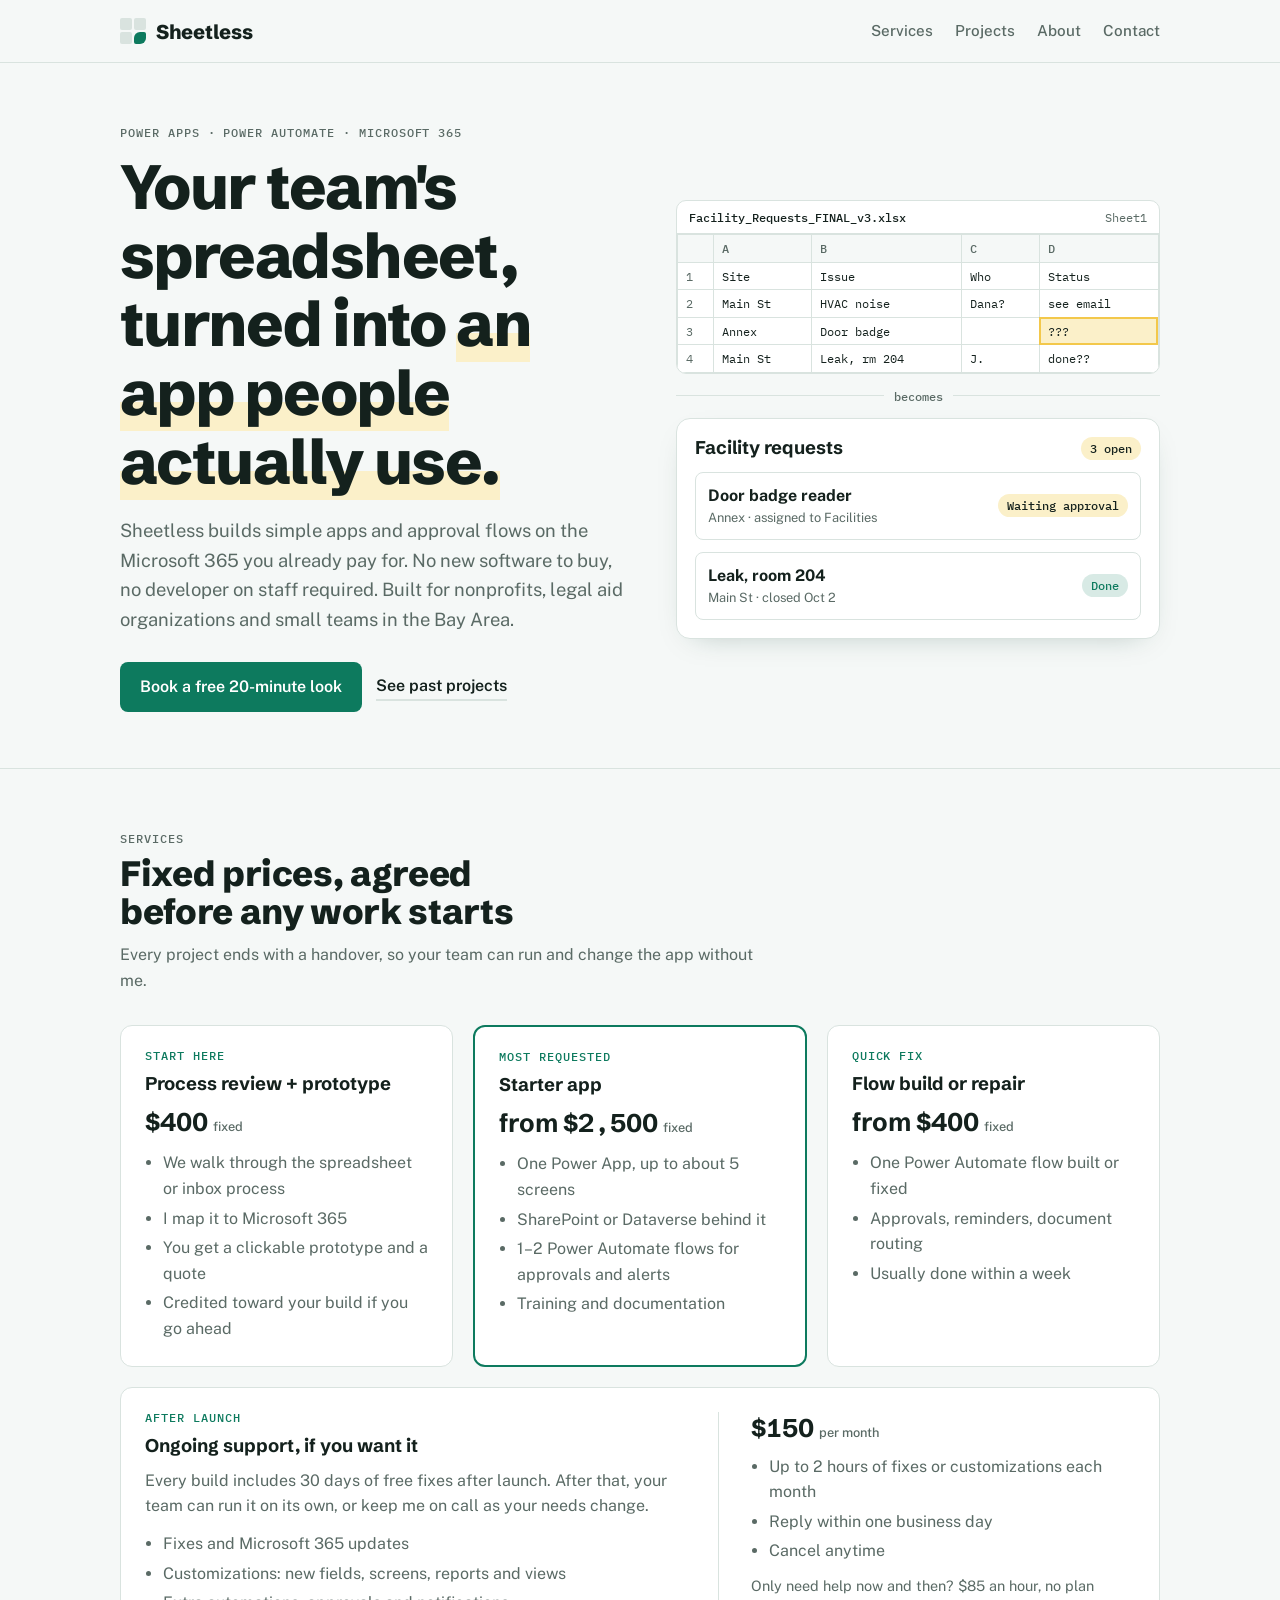
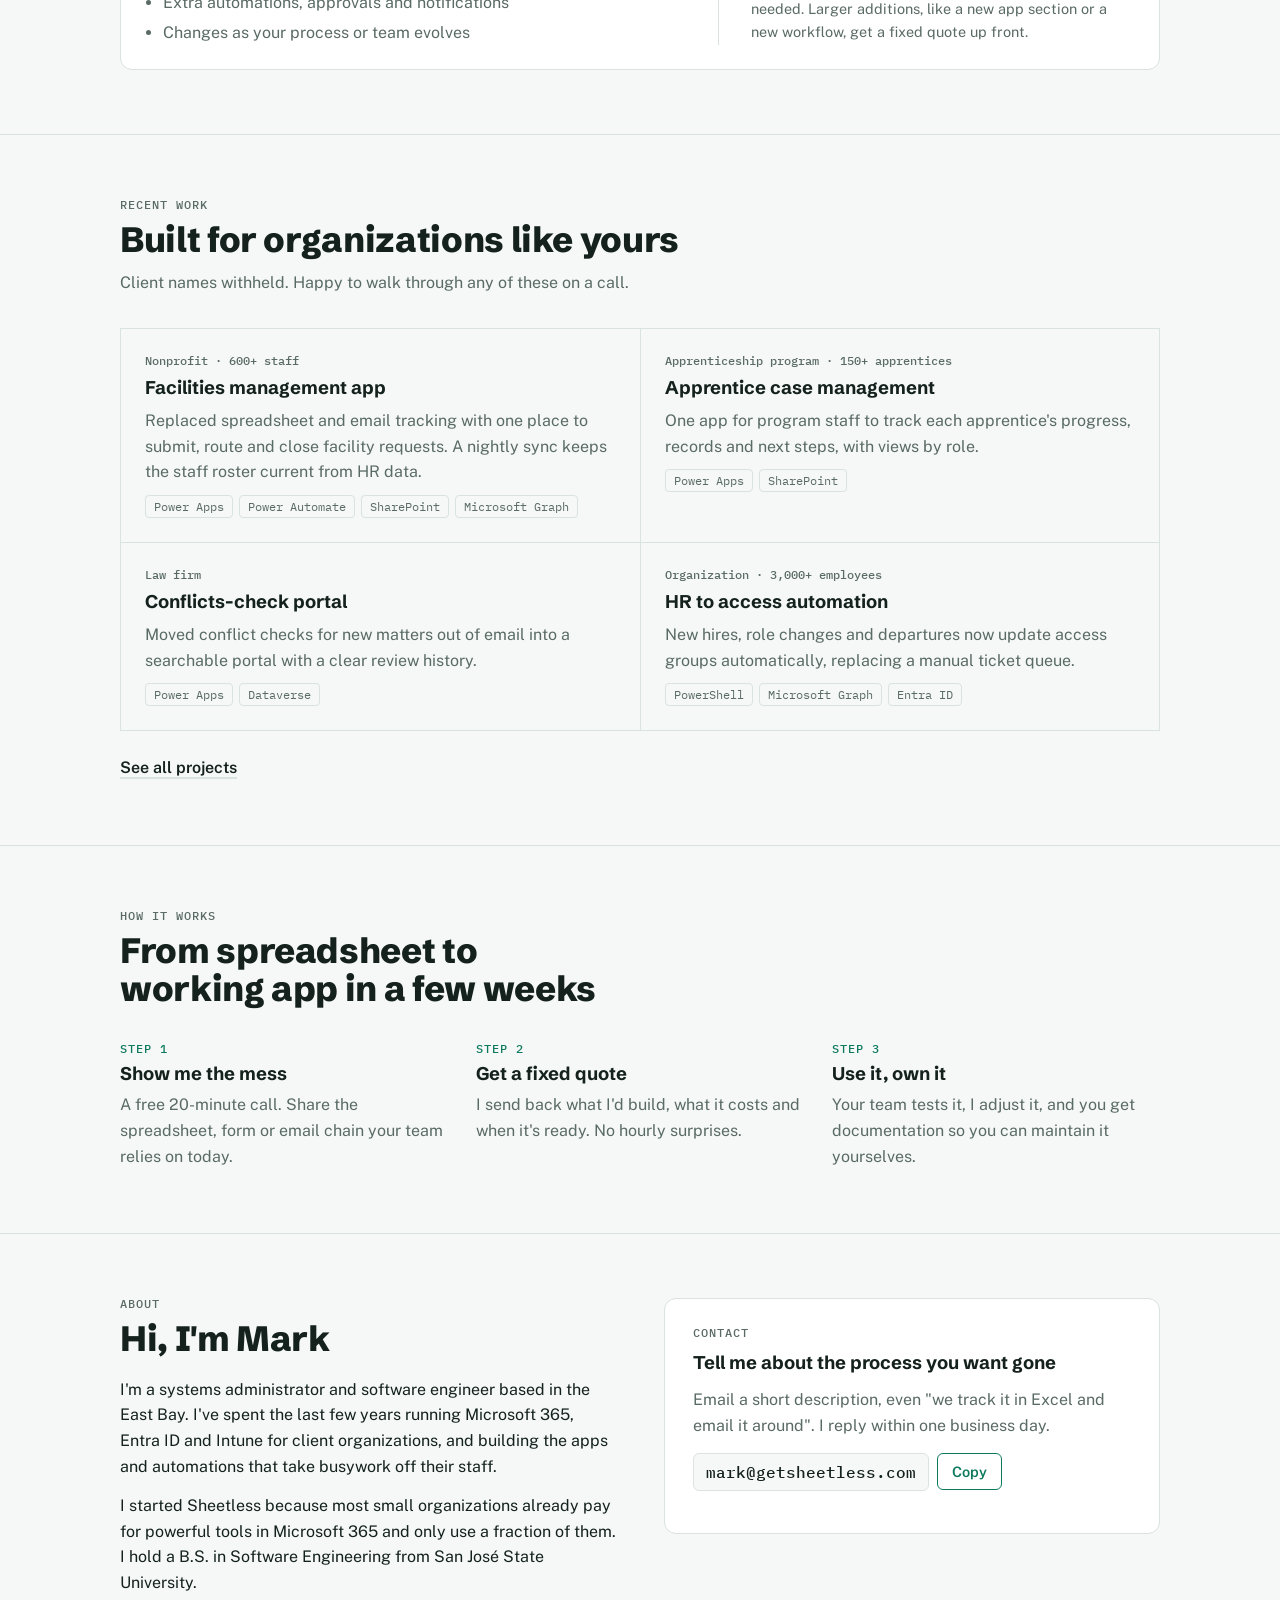
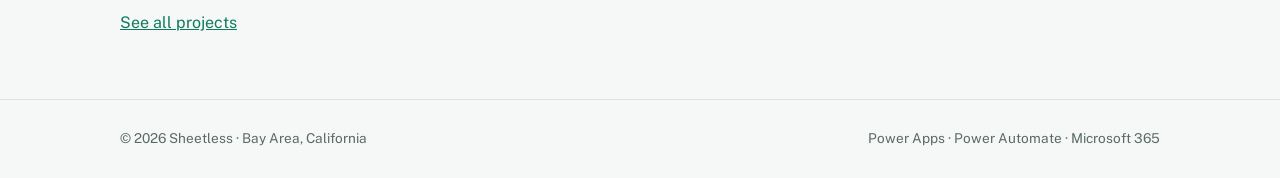
<file: index.html>
<!doctype html>
<html lang="en">
<head>
<meta charset="utf-8">
<meta name="viewport" content="width=device-width, initial-scale=1, viewport-fit=cover">
<title>Sheetless</title>
<meta name="description" content="Sheetless builds Power Apps and Power Automate flows on the Microsoft 365 you already pay for. For nonprofits, legal aid organizations and small teams in the Bay Area.">
<meta property="og:title" content="Sheetless">
<meta property="og:description" content="Your team's spreadsheet, turned into an app people actually use. Power Apps and Microsoft 365 automation for Bay Area organizations.">
<meta property="og:url" content="https://getsheetless.com/">
<link rel="icon" href="/assets/sheetless-logo.svg" type="image/svg+xml">
<link rel="icon" href="/assets/favicon-32.png" sizes="32x32" type="image/png">
<link rel="apple-touch-icon" href="/assets/apple-touch-icon.png">

<link rel="preconnect" href="https://fonts.googleapis.com">
<link rel="preconnect" href="https://fonts.gstatic.com" crossorigin>
<link rel="stylesheet" href="https://fonts.googleapis.com/css2?family=Schibsted+Grotesk:wght@500;700;800&family=Public+Sans:wght@400;500;600&family=IBM+Plex+Mono:wght@400;500&display=swap">
<link rel="stylesheet" href="/assets/site.css">
</head>
<body>
<header>
  <div class="wrap">
    <a class="logo" href="#top"><img class="logo-mark" src="/assets/sheetless-logo.svg" width="26" height="26" alt="">Sheetless</a>
    <nav aria-label="Main">
      <a href="/#services">Services</a>
      <a href="/work/">Projects</a>
      <a href="/#about">About</a>
      <a href="/#contact">Contact</a>
    </nav>
  </div>
</header>

<main id="top">
  <div class="wrap hero">
    <div>
      <p class="label">Power Apps · Power Automate · Microsoft 365</p>
      <h1 style="margin-top:14px">Your team's spreadsheet, turned into <em>an app people actually use.</em></h1>
      <p class="lede">Sheetless builds simple apps and approval flows on the Microsoft 365 you already pay for. No new software to buy, no developer on staff required. Built for nonprofits, legal aid organizations and small teams in the Bay Area.</p>
      <div class="cta-row">
        <a class="btn" href="#contact">Book a free 20-minute look</a>
        <a class="ghost" href="/work/">See past projects</a>
      </div>
    </div>

    <div class="demo" aria-label="Example: a facilities spreadsheet becomes a request app">
      <div class="sheet">
        <div class="sheet-bar"><b>Facility_Requests_FINAL_v3.xlsx</b><span>Sheet1</span></div>
        <div class="table-scroll">
          <table>
            <thead><tr><th></th><th>A</th><th>B</th><th>C</th><th>D</th></tr></thead>
            <tbody>
              <tr><td class="n">1</td><td>Site</td><td>Issue</td><td>Who</td><td>Status</td></tr>
              <tr><td class="n">2</td><td>Main St</td><td>HVAC noise</td><td>Dana?</td><td>see email</td></tr>
              <tr><td class="n">3</td><td>Annex</td><td>Door badge</td><td></td><td class="sel">???</td></tr>
              <tr><td class="n">4</td><td>Main St</td><td>Leak, rm 204</td><td>J.</td><td>done??</td></tr>
            </tbody>
          </table>
        </div>
      </div>
      <div class="arrow">becomes</div>
      <div class="app">
        <div class="app-top"><h3>Facility requests</h3><span class="pill">3 open</span></div>
        <div class="req"><div><b>Door badge reader</b><small>Annex · assigned to Facilities</small></div><span class="pill">Waiting approval</span></div>
        <div class="req"><div><b>Leak, room 204</b><small>Main St · closed Oct 2</small></div><span class="pill ok">Done</span></div>
      </div>
    </div>
  </div>

  <section id="services">
    <div class="wrap">
      <div class="section-head">
        <p class="label">Services</p>
        <h2>Fixed prices, agreed before any work starts</h2>
        <p>Every project ends with a handover, so your team can run and change the app without me.</p>
      </div>
      <div class="offers">
        <div class="offer">
          <p class="label">Start here</p>
          <h3>Process review + prototype</h3>
          <p class="price">$400 <small>fixed</small></p>
          <ul><li>We walk through the spreadsheet or inbox process</li><li>I map it to Microsoft 365</li><li>You get a clickable prototype and a quote</li><li>Credited toward your build if you go ahead</li></ul>
        </div>
        <div class="offer main">
          <p class="label">Most requested</p>
          <h3>Starter app</h3>
          <p class="price">from $2,500 <small>fixed</small></p>
          <ul><li>One Power App, up to about 5 screens</li><li>SharePoint or Dataverse behind it</li><li>1–2 Power Automate flows for approvals and alerts</li><li>Training and documentation</li></ul>
        </div>
        <div class="offer">
          <p class="label">Quick fix</p>
          <h3>Flow build or repair</h3>
          <p class="price">from $400 <small>fixed</small></p>
          <ul><li>One Power Automate flow built or fixed</li><li>Approvals, reminders, document routing</li><li>Usually done within a week</li></ul>
        </div>
      </div>
      <div class="support">
        <div class="support-copy">
          <p class="label">After launch</p>
          <h3>Ongoing support, if you want it</h3>
          <p>Every build includes 30 days of free fixes after launch. After that, your team can run it on its own, or keep me on call as your needs change.</p>
          <ul class="support-covers"><li>Fixes and Microsoft 365 updates</li><li>Customizations: new fields, screens, reports and views</li><li>Extra automations, approvals and notifications</li><li>Changes as your process or team evolves</li></ul>
        </div>
        <div class="support-plan">
          <p class="price">$150 <small>per month</small></p>
          <ul><li>Up to 2 hours of fixes or customizations each month</li><li>Reply within one business day</li><li>Cancel anytime</li></ul>
          <p class="support-note">Only need help now and then? $85 an hour, no plan needed. Larger additions, like a new app section or a new workflow, get a fixed quote up front.</p>
        </div>
      </div>
    </div>
  </section>

  <section id="work">
    <div class="wrap">
      <div class="section-head">
        <p class="label">Recent work</p>
        <h2>Built for organizations like yours</h2>
        <p>Client names withheld. Happy to walk through any of these on a call.</p>
      </div>
      <div class="work">
        <article class="case">
          <span class="ref">Nonprofit · 600+ staff</span>
          <h3>Facilities management app</h3>
          <p>Replaced spreadsheet and email tracking with one place to submit, route and close facility requests. A nightly sync keeps the staff roster current from HR data.</p>
          <div class="stack"><span>Power Apps</span><span>Power Automate</span><span>SharePoint</span><span>Microsoft Graph</span></div>
        </article>
        <article class="case">
          <span class="ref">Apprenticeship program · 150+ apprentices</span>
          <h3>Apprentice case management</h3>
          <p>One app for program staff to track each apprentice's progress, records and next steps, with views by role.</p>
          <div class="stack"><span>Power Apps</span><span>SharePoint</span></div>
        </article>
        <article class="case">
          <span class="ref">Law firm</span>
          <h3>Conflicts-check portal</h3>
          <p>Moved conflict checks for new matters out of email into a searchable portal with a clear review history.</p>
          <div class="stack"><span>Power Apps</span><span>Dataverse</span></div>
        </article>
        <article class="case">
          <span class="ref">Organization · 3,000+ employees</span>
          <h3>HR to access automation</h3>
          <p>New hires, role changes and departures now update access groups automatically, replacing a manual ticket queue.</p>
          <div class="stack"><span>PowerShell</span><span>Microsoft Graph</span><span>Entra ID</span></div>
        </article>
      </div>
      <p class="more"><a class="ghost" href="/work/">See all projects</a></p>
    </div>
  </section>

  <section id="how">
    <div class="wrap">
      <div class="section-head">
        <p class="label">How it works</p>
        <h2>From spreadsheet to working app in a few weeks</h2>
      </div>
      <div class="steps">
        <div class="step"><h3>Show me the mess</h3><p>A free 20-minute call. Share the spreadsheet, form or email chain your team relies on today.</p></div>
        <div class="step"><h3>Get a fixed quote</h3><p>I send back what I'd build, what it costs and when it's ready. No hourly surprises.</p></div>
        <div class="step"><h3>Use it, own it</h3><p>Your team tests it, I adjust it, and you get documentation so you can maintain it yourselves.</p></div>
      </div>
    </div>
  </section>

  <section id="about">
    <div class="wrap about">
      <div>
        <p class="label">About</p>
        <h2 style="margin-top:10px">Hi, I'm Mark</h2>
        <p style="margin-top:18px">I'm a systems administrator and software engineer based in the East Bay. I've spent the last few years running Microsoft 365, Entra ID and Intune for client organizations, and building the apps and automations that take busywork off their staff.</p>
        <p>I started Sheetless because most small organizations already pay for powerful tools in Microsoft 365 and only use a fraction of them. I hold a B.S. in Software Engineering from San José State University.</p>
        <p><a href="/work/">See all projects</a></p>
      </div>
      <div class="contact" id="contact">
        <p class="label">Contact</p>
        <h3>Tell me about the process you want gone</h3>
        <p style="color:var(--muted)">Email a short description, even "we track it in Excel and email it around". I reply within one business day.</p>
        <div class="copy">
          <code id="email">mark@getsheetless.com</code>
          <button type="button" id="copyBtn">Copy</button>
        </div>
        <p id="copyMsg" class="label" aria-live="polite"></p>
      </div>
    </div>
  </section>
</main>

<footer>
  <div class="wrap"><span>© 2026 Sheetless · Bay Area, California</span><span>Power Apps · Power Automate · Microsoft 365</span></div>
</footer>

<script>
document.getElementById('copyBtn').addEventListener('click', function(){
  var t = document.getElementById('email').textContent, msg = document.getElementById('copyMsg');
  function sel(){ var r=document.createRange(); r.selectNodeContents(document.getElementById('email')); var s=getSelection(); s.removeAllRanges(); s.addRange(r); msg.textContent='Selected, press Ctrl+C to copy'; }
  try { navigator.clipboard.writeText(t).then(function(){ msg.textContent='Copied'; }, sel); } catch(e){ sel(); }
});
</script>
</body>
</html>
</file>
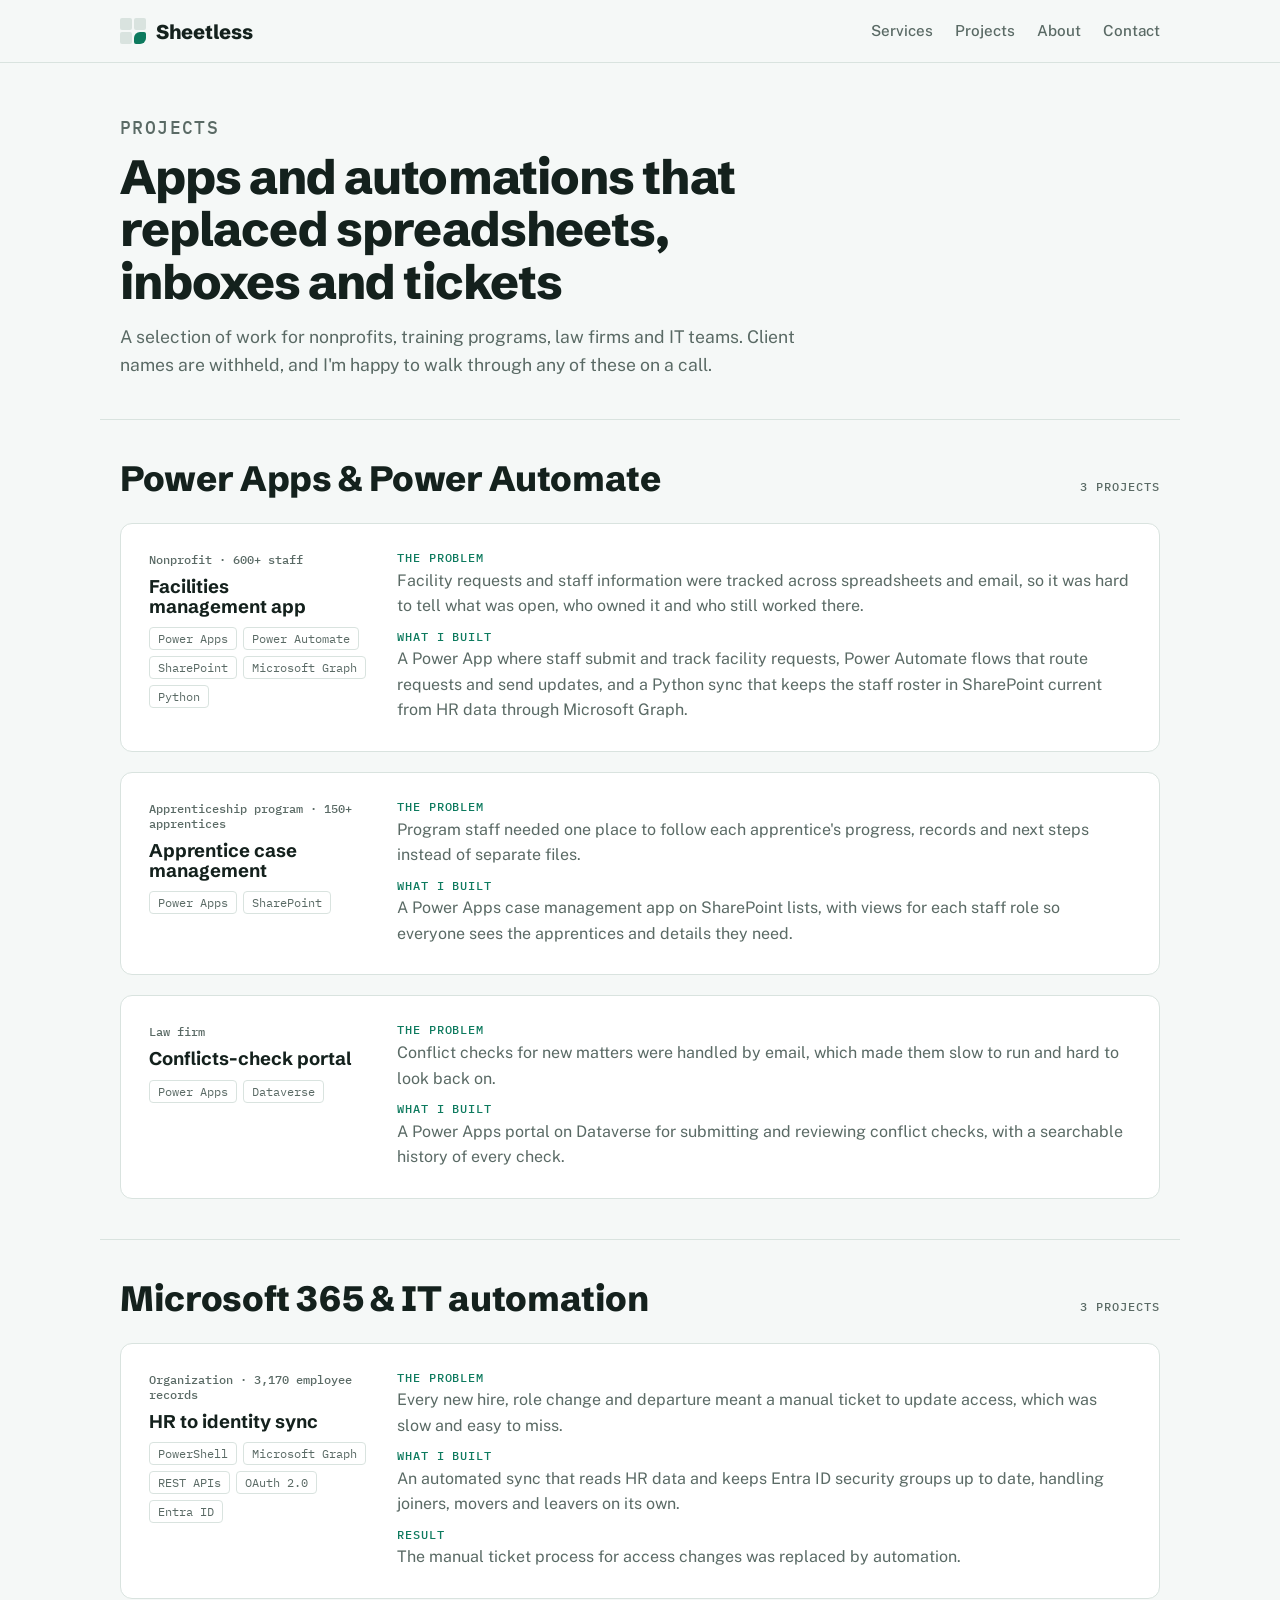
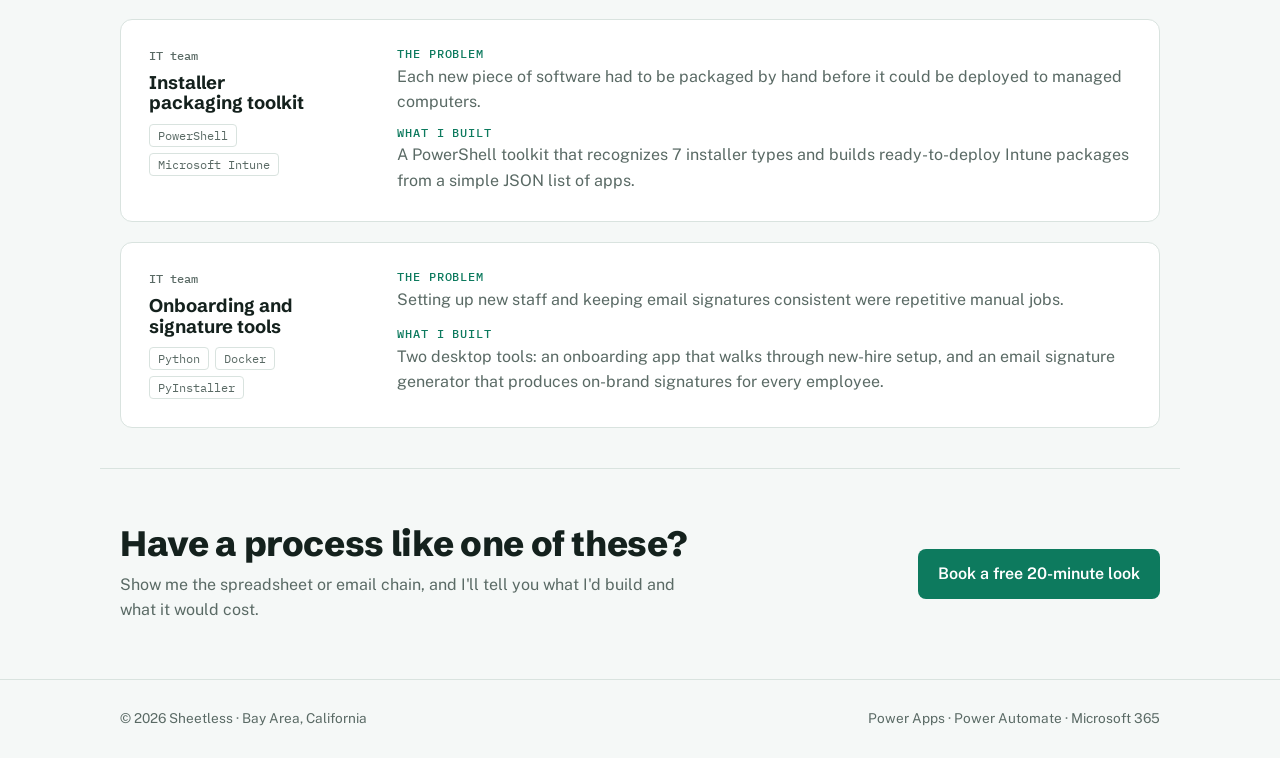
<file: work/index.html>
<!doctype html>
<html lang="en">
<head>
<meta charset="utf-8">
<meta name="viewport" content="width=device-width, initial-scale=1, viewport-fit=cover">
<title>Sheetless Projects</title>
<meta name="description" content="Power Apps, Power Automate and Microsoft 365 automation projects built by Sheetless for nonprofits, training programs and law firms.">
<meta property="og:title" content="Sheetless Projects">
<meta property="og:description" content="Your team's spreadsheet, turned into an app people actually use. Power Apps and Microsoft 365 automation for Bay Area organizations.">
<meta property="og:url" content="https://getsheetless.com/work/">
<link rel="icon" href="/assets/sheetless-logo.svg" type="image/svg+xml">
<link rel="icon" href="/assets/favicon-32.png" sizes="32x32" type="image/png">
<link rel="apple-touch-icon" href="/assets/apple-touch-icon.png">

<link rel="preconnect" href="https://fonts.googleapis.com">
<link rel="preconnect" href="https://fonts.gstatic.com" crossorigin>
<link rel="stylesheet" href="https://fonts.googleapis.com/css2?family=Schibsted+Grotesk:wght@500;700;800&family=Public+Sans:wght@400;500;600&family=IBM+Plex+Mono:wght@400;500&display=swap">
<link rel="stylesheet" href="/assets/site.css">
</head>
<body>
<header>
  <div class="wrap">
    <a class="logo" href="/"><img class="logo-mark" src="/assets/sheetless-logo.svg" width="26" height="26" alt="">Sheetless</a>
    <nav aria-label="Main">
      <a href="/#services">Services</a>
      <a href="/work/">Projects</a>
      <a href="/#about">About</a>
      <a href="/#contact">Contact</a>
    </nav>
  </div>
</header>

<main>
  <div class="wrap page-head">
    <p class="label">Projects</p>
    <h1>Apps and automations that replaced spreadsheets, inboxes and tickets</h1>
    <p>A selection of work for nonprofits, training programs, law firms and IT teams. Client names are withheld, and I'm happy to walk through any of these on a call.</p>
  </div>

  <div class="wrap group">
    <div class="group-head"><h2>Power Apps &amp; Power Automate</h2><span class="label">3 projects</span></div>
    <div class="projects">
      <article class="project">
        <div class="project-meta">
          <span class="ref">Nonprofit · 600+ staff</span>
          <h3>Facilities management app</h3>
          <div class="stack"><span>Power Apps</span><span>Power Automate</span><span>SharePoint</span><span>Microsoft Graph</span><span>Python</span></div>
        </div>
        <div class="project-body">
          <dl>
            <div><dt>The problem</dt><dd>Facility requests and staff information were tracked across spreadsheets and email, so it was hard to tell what was open, who owned it and who still worked there.</dd></div>
            <div><dt>What I built</dt><dd>A Power App where staff submit and track facility requests, Power Automate flows that route requests and send updates, and a Python sync that keeps the staff roster in SharePoint current from HR data through Microsoft Graph.</dd></div>
          </dl>
        </div>
      </article>
      <article class="project">
        <div class="project-meta">
          <span class="ref">Apprenticeship program · 150+ apprentices</span>
          <h3>Apprentice case management</h3>
          <div class="stack"><span>Power Apps</span><span>SharePoint</span></div>
        </div>
        <div class="project-body">
          <dl>
            <div><dt>The problem</dt><dd>Program staff needed one place to follow each apprentice's progress, records and next steps instead of separate files.</dd></div>
            <div><dt>What I built</dt><dd>A Power Apps case management app on SharePoint lists, with views for each staff role so everyone sees the apprentices and details they need.</dd></div>
          </dl>
        </div>
      </article>
      <article class="project">
        <div class="project-meta">
          <span class="ref">Law firm</span>
          <h3>Conflicts-check portal</h3>
          <div class="stack"><span>Power Apps</span><span>Dataverse</span></div>
        </div>
        <div class="project-body">
          <dl>
            <div><dt>The problem</dt><dd>Conflict checks for new matters were handled by email, which made them slow to run and hard to look back on.</dd></div>
            <div><dt>What I built</dt><dd>A Power Apps portal on Dataverse for submitting and reviewing conflict checks, with a searchable history of every check.</dd></div>
          </dl>
        </div>
      </article>
    </div>
  </div>

  <div class="wrap group">
    <div class="group-head"><h2>Microsoft 365 &amp; IT automation</h2><span class="label">3 projects</span></div>
    <div class="projects">
      <article class="project">
        <div class="project-meta">
          <span class="ref">Organization · 3,170 employee records</span>
          <h3>HR to identity sync</h3>
          <div class="stack"><span>PowerShell</span><span>Microsoft Graph</span><span>REST APIs</span><span>OAuth 2.0</span><span>Entra ID</span></div>
        </div>
        <div class="project-body">
          <dl>
            <div><dt>The problem</dt><dd>Every new hire, role change and departure meant a manual ticket to update access, which was slow and easy to miss.</dd></div>
            <div><dt>What I built</dt><dd>An automated sync that reads HR data and keeps Entra ID security groups up to date, handling joiners, movers and leavers on its own.</dd></div>
            <div><dt>Result</dt><dd>The manual ticket process for access changes was replaced by automation.</dd></div>
          </dl>
        </div>
      </article>
      <article class="project">
        <div class="project-meta">
          <span class="ref">IT team</span>
          <h3>Installer packaging toolkit</h3>
          <div class="stack"><span>PowerShell</span><span>Microsoft Intune</span></div>
        </div>
        <div class="project-body">
          <dl>
            <div><dt>The problem</dt><dd>Each new piece of software had to be packaged by hand before it could be deployed to managed computers.</dd></div>
            <div><dt>What I built</dt><dd>A PowerShell toolkit that recognizes 7 installer types and builds ready-to-deploy Intune packages from a simple JSON list of apps.</dd></div>
          </dl>
        </div>
      </article>
      <article class="project">
        <div class="project-meta">
          <span class="ref">IT team</span>
          <h3>Onboarding and signature tools</h3>
          <div class="stack"><span>Python</span><span>Docker</span><span>PyInstaller</span></div>
        </div>
        <div class="project-body">
          <dl>
            <div><dt>The problem</dt><dd>Setting up new staff and keeping email signatures consistent were repetitive manual jobs.</dd></div>
            <div><dt>What I built</dt><dd>Two desktop tools: an onboarding app that walks through new-hire setup, and an email signature generator that produces on-brand signatures for every employee.</dd></div>
          </dl>
        </div>
      </article>
    </div>
  </div>

  <div class="wrap cta-band">
    <div style="display:grid;gap:8px;max-width:36em">
      <h2>Have a process like one of these?</h2>
      <p style="color:var(--muted)">Show me the spreadsheet or email chain, and I'll tell you what I'd build and what it would cost.</p>
    </div>
    <a class="btn" href="/#contact">Book a free 20-minute look</a>
  </div>
</main>

<footer>
  <div class="wrap"><span>© 2026 Sheetless · Bay Area, California</span><span>Power Apps · Power Automate · Microsoft 365</span></div>
</footer>
</body>
</html>
</file>
<file: assets/site.css>
/* Layout: a spreadsheet grid that gives way to clean app surfaces; gridlines are the recurring motif. */
:root{
  --bg:#F5F8F7; --surface:#FFFFFF; --fg:#14211D; --muted:#5A6A65; --grid:#D9E3DF;
  --accent:#0D7A5E; --accent-ink:#FFFFFF; --select:#F3C84B; --select-soft:#FBF0C9;
  --display:"Schibsted Grotesk", "Helvetica Neue", Arial, sans-serif;
  --body:"Public Sans", "Segoe UI", Roboto, sans-serif;
  --mono:"IBM Plex Mono", ui-monospace, Menlo, Consolas, monospace;
  color-scheme:light;
}
@media (prefers-color-scheme: dark){:root:not([data-theme="light"]){
  --bg:#0F1614; --surface:#16201D; --fg:#E6EEEB; --muted:#9AABA5; --grid:#26332F;
  --accent:#3CC79E; --accent-ink:#06130F; --select:#E8BE45; --select-soft:#3A3318; color-scheme:dark}}
:root[data-theme="dark"]{
  --bg:#0F1614; --surface:#16201D; --fg:#E6EEEB; --muted:#9AABA5; --grid:#26332F;
  --accent:#3CC79E; --accent-ink:#06130F; --select:#E8BE45; --select-soft:#3A3318; color-scheme:dark}

*{box-sizing:border-box}
body{background:var(--bg);color:var(--fg);font:16px/1.6 var(--body);margin:0}
.wrap{max-width:1080px;margin:0 auto;padding-inline:20px}
a{color:var(--accent)}
a:focus-visible,button:focus-visible{outline:2px solid var(--select);outline-offset:3px;border-radius:4px}
h1,h2,h3{font-family:var(--display);line-height:1.1;text-wrap:balance;margin:0}
h2{font-size:clamp(1.6rem,3.2vw,2.2rem);font-weight:800;letter-spacing:-.01em}
h3{font-size:1.15rem;font-weight:700}
p{margin:0}
.label{font:500 .75rem/1 var(--mono);letter-spacing:.08em;text-transform:uppercase;color:var(--muted)}

/* Header */
header{border-bottom:1px solid var(--grid)}
header .wrap{display:flex;align-items:center;justify-content:space-between;gap:16px;padding-block:18px;flex-wrap:wrap}
.logo{display:flex;align-items:center;gap:10px;font:800 1.25rem var(--display);color:var(--fg);text-decoration:none}
.logo-mark{width:26px;height:26px;display:block}
nav{display:flex;gap:22px;flex-wrap:wrap}
nav a{color:var(--muted);text-decoration:none;font-weight:500;font-size:.95rem}
nav a:hover{color:var(--fg)}

/* Hero */
.hero{display:grid;grid-template-columns:1.05fr 1fr;gap:48px;align-items:center;padding-block:64px 56px}
.hero > *{min-width:0}
.hero h1{font-size:clamp(2.3rem,5.4vw,3.9rem);font-weight:800;letter-spacing:-.025em}
.hero h1 em{font-style:normal;background:linear-gradient(transparent 62%,var(--select-soft) 62%)}
.hero .lede{margin-top:20px;font-size:1.15rem;color:var(--muted);max-width:34em}
.cta-row{display:flex;gap:14px;flex-wrap:wrap;margin-top:28px;align-items:center}
.btn{display:inline-block;background:var(--accent);color:var(--accent-ink);font-weight:600;padding:12px 20px;border-radius:8px;text-decoration:none}
.btn:hover{filter:brightness(1.08)}
.ghost{color:var(--fg);font-weight:600;text-decoration:none;border-bottom:2px solid var(--grid)}
.ghost:hover{border-color:var(--accent)}

/* Before/after visual */
.demo{display:grid;gap:14px}
.sheet{background:var(--surface);border:1px solid var(--grid);border-radius:10px;overflow:hidden;font:400 .78rem/1 var(--mono)}
.sheet-bar{display:flex;justify-content:space-between;gap:8px;padding:10px 12px;border-bottom:1px solid var(--grid);color:var(--muted)}
.sheet-bar b{color:var(--fg);font-weight:500}
.table-scroll{overflow-x:auto}
.sheet table{border-collapse:collapse;width:100%;min-width:380px}
.sheet th,.sheet td{border:1px solid var(--grid);padding:7px 8px;text-align:left;white-space:nowrap}
.sheet th{color:var(--muted);font-weight:500;background:var(--bg)}
.sheet td.sel{outline:2px solid var(--select);outline-offset:-2px;background:var(--select-soft)}
.sheet td.n{color:var(--muted)}
.arrow{font:500 .78rem var(--mono);color:var(--muted);display:flex;align-items:center;gap:10px}
.arrow::before,.arrow::after{content:"";flex:1;height:1px;background:var(--grid)}
.app{background:var(--surface);border:1px solid var(--grid);border-radius:14px;padding:18px;display:grid;gap:12px;box-shadow:0 10px 30px -18px rgba(13,60,48,.35)}
.app-top{display:flex;justify-content:space-between;align-items:center;gap:10px;flex-wrap:wrap}
.pill{font:500 .72rem var(--mono);padding:4px 9px;border-radius:999px;background:var(--select-soft);color:var(--fg)}
.pill.ok{background:color-mix(in srgb,var(--accent) 16%,transparent);color:var(--accent)}
.req{display:flex;justify-content:space-between;gap:12px;padding:10px 12px;border:1px solid var(--grid);border-radius:8px;align-items:center}
.req small{display:block;color:var(--muted);font-size:.8rem}
.req > div{min-width:0}

section{padding-block:64px;border-top:1px solid var(--grid)}
.section-head{display:grid;gap:10px;margin-bottom:32px;max-width:40em}
.section-head p{color:var(--muted)}

/* Offers */
.offers{display:grid;grid-template-columns:repeat(3,1fr);gap:20px}
.offer{display:flex;flex-direction:column;gap:12px;padding:24px;border:1px solid var(--grid);border-radius:12px;background:var(--surface);min-width:0}
.offer.main{border-color:var(--accent);border-width:2px}
.price{font:700 1.6rem var(--display);font-variant-numeric:tabular-nums}
.price small{font:500 .8rem var(--body);color:var(--muted)}
.offer ul{margin:0;padding-left:18px;color:var(--muted);display:grid;gap:4px}
.offer .label{color:var(--accent)}
.support{margin-top:20px;display:grid;grid-template-columns:1.3fr 1fr;gap:32px;padding:24px;border:1px solid var(--grid);border-radius:12px;background:var(--surface)}
.support > *{min-width:0}
.support-copy{display:grid;gap:12px;align-content:start}
.support-copy .label{color:var(--accent)}
.support-copy p:last-of-type{color:var(--muted)}
.support-covers{margin:0;padding-left:18px;color:var(--muted);display:grid;gap:4px}
.support-plan{display:grid;gap:10px;align-content:start;padding-left:32px;border-left:1px solid var(--grid)}
.support-plan ul{margin:0;padding-left:18px;color:var(--muted);display:grid;gap:4px}
.support-note{font-size:.9rem;color:var(--muted)}

/* Work */
.work{display:grid;grid-template-columns:repeat(2,1fr);gap:0;border-top:1px solid var(--grid);border-left:1px solid var(--grid)}
.case{padding:24px;border-right:1px solid var(--grid);border-bottom:1px solid var(--grid);display:grid;gap:10px;align-content:start;min-width:0}
.case .ref{font:500 .75rem var(--mono);color:var(--muted)}
.case p{color:var(--muted)}
.stack{display:flex;flex-wrap:wrap;gap:6px}
.stack span{font:400 .72rem var(--mono);padding:3px 8px;border:1px solid var(--grid);border-radius:4px;color:var(--muted)}

/* Steps */
.steps{display:grid;grid-template-columns:repeat(3,1fr);gap:28px;counter-reset:s}
.step{display:grid;gap:8px;min-width:0;align-content:start}
.step::before{counter-increment:s;content:"Step " counter(s);font:500 .75rem var(--mono);letter-spacing:.08em;text-transform:uppercase;color:var(--accent)}
.step p{color:var(--muted)}

/* About + contact */
.about{display:grid;grid-template-columns:1fr 1fr;gap:48px;align-items:start}
.about > *{min-width:0}
.about p+p{margin-top:14px}
.contact{background:var(--surface);border:1px solid var(--grid);border-radius:12px;padding:28px;display:grid;gap:14px}
.copy{display:flex;gap:8px;align-items:center;flex-wrap:wrap}
.copy code{font:500 1rem var(--mono);padding:8px 12px;border:1px solid var(--grid);border-radius:6px;user-select:all;background:var(--bg);overflow-wrap:anywhere}
.copy button{font:600 .9rem var(--body);padding:9px 14px;border-radius:6px;border:1px solid var(--accent);background:transparent;color:var(--accent);cursor:pointer}
footer{border-top:1px solid var(--grid);padding-block:28px;color:var(--muted);font-size:.85rem}
footer .wrap{display:flex;justify-content:space-between;gap:12px;flex-wrap:wrap}

@media (max-width:860px){
  .hero,.about{grid-template-columns:1fr;gap:36px}
  .offers,.steps,.support{grid-template-columns:1fr}
  .support{gap:20px}
  .support-plan{padding-left:0;border-left:0;padding-top:20px;border-top:1px solid var(--grid)}
  .work{grid-template-columns:1fr}
  .hero{padding-block:40px}
}
@media (prefers-reduced-motion:no-preference){
  .sheet td.sel{animation:blink 2.4s ease-in-out infinite}
  @keyframes blink{50%{outline-color:transparent}}
}
.more{margin-top:24px}

/* Projects page */
.page-head{padding-block:56px 40px;display:grid;gap:14px}
.page-head > *{max-width:44rem}
.page-head h1{font-size:clamp(2rem,4.6vw,3rem);font-weight:800;letter-spacing:-.02em}
.page-head p{color:var(--muted);font-size:1.1rem}
.group{padding-block:40px;border-top:1px solid var(--grid)}
.group-head{display:flex;justify-content:space-between;align-items:baseline;gap:12px;flex-wrap:wrap;margin-bottom:24px}
.projects{display:grid;gap:20px}
.project{display:grid;grid-template-columns:220px 1fr;gap:28px;padding:28px;border:1px solid var(--grid);border-radius:12px;background:var(--surface)}
.project > *{min-width:0}
.project-meta{display:grid;gap:10px;align-content:start}
.project-meta .ref{font:500 .75rem var(--mono);color:var(--muted)}
.project-body{display:grid;gap:14px}
.project-body dl{margin:0;display:grid;gap:12px}
.project-body dt{font:500 .72rem/1 var(--mono);letter-spacing:.08em;text-transform:uppercase;color:var(--accent)}
.project-body dd{margin:4px 0 0;color:var(--muted)}
.cta-band{padding-block:56px;border-top:1px solid var(--grid);display:flex;justify-content:space-between;align-items:center;gap:20px;flex-wrap:wrap}
@media (max-width:760px){.project{grid-template-columns:1fr;gap:16px;padding:22px}}
</file>
